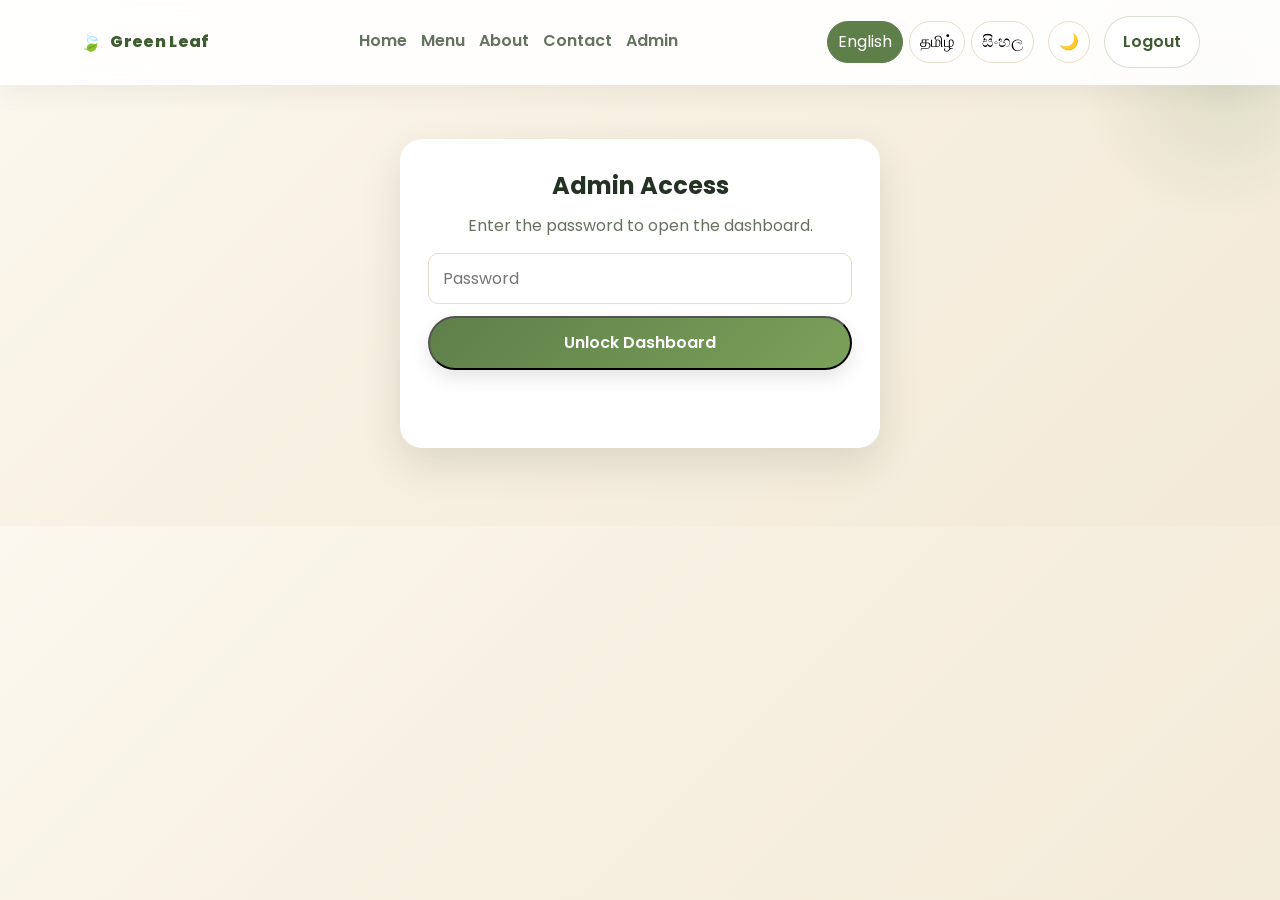
<file: admin.html>
<!DOCTYPE html>
<html lang="en">
<head>
  <meta charset="UTF-8" />
  <meta name="viewport" content="width=device-width, initial-scale=1.0" />
  <title>Admin Dashboard</title>
  <link rel="preconnect" href="https://fonts.googleapis.com">
  <link rel="preconnect" href="https://fonts.gstatic.com" crossorigin>
  <link href="https://fonts.googleapis.com/css2?family=Poppins:wght@400;500;600;700&display=swap" rel="stylesheet">
  <link rel="stylesheet" href="styles.css" />
</head>
<body>
  <header class="top-header">
    <div class="container nav-wrap">
      <a href="index.html" class="logo">
        <span class="logo-icon">🍃</span>
        <span>Green Leaf</span>
      </a>
      <nav class="nav-links">
        <a href="index.html" data-i18n="navHome">Home</a>
        <a href="menu.html" data-i18n="navMenu">Menu</a>
        <a href="about.html" data-i18n="navAbout">About</a>
        <a href="contact.html" data-i18n="navContact">Contact</a>
        <a href="admin.html" data-i18n="navAdmin">Admin</a>
      </nav>
      <div class="header-actions">
        <div class="lang-switcher">
          <button class="lang-btn active" data-lang="en">English</button>
          <button class="lang-btn" data-lang="ta">தமிழ்</button>
          <button class="lang-btn" data-lang="si">සිංහල</button>
        </div>
        <button class="theme-toggle" type="button" aria-label="Toggle dark mode">
          <span class="theme-toggle-icon">🌙</span>
        </button>
        <a href="index.html" class="btn btn-secondary" data-i18n="logoutButton">Logout</a>
        <button class="menu-toggle" aria-label="Toggle menu">☰</button>
      </div>
    </div>
  </header>

  <main>
    <section class="section admin-section">
      <div class="container">
        <div id="adminAccess" class="admin-access-card reveal">
          <h2>Admin Access</h2>
          <p>Enter the password to open the dashboard.</p>
          <form id="adminPasswordForm" class="admin-form">
            <input id="adminPasswordInput" type="password" placeholder="Password" required />
            <button type="submit" class="btn btn-primary">Unlock Dashboard</button>
            <p id="adminPasswordMessage" class="form-message"></p>
          </form>
        </div>

        <div id="adminDashboardContent" class="admin-protected" style="display:none;">
        <div class="admin-top reveal">
          <div>
            <p class="eyebrow" data-i18n="adminDashboardTag">Admin Dashboard</p>
            <h2 data-i18n="adminDashboardTitle">Restaurant Overview</h2>
          </div>
          <a href="contact.html" class="btn btn-primary" data-i18n="viewReservations">View Reservations</a>
        </div>
        <div class="admin-stats reveal">
          <div class="stat-card">
            <span data-i18n="todayBookings">Today’s Bookings</span>
            <strong>24</strong>
            <small>+8% from yesterday</small>
          </div>
          <div class="stat-card">
            <span data-i18n="pendingOrders">Pending Orders</span>
            <strong>12</strong>
            <small>5 need confirmation</small>
          </div>
          <div class="stat-card">
            <span data-i18n="customerRating">Customer Rating</span>
            <strong>4.9</strong>
            <small>Based on 128 reviews</small>
          </div>
          <div class="stat-card">
            <span data-i18n="revenue">Revenue</span>
            <strong>LKR 1,044,000</strong>
            <small>This week</small>
          </div>
        </div>
        <div class="admin-grid">
          <aside class="admin-sidebar reveal">
            <h3 data-i18n="adminPanelTitle">Admin Panel</h3>
            <a href="#" class="active" data-i18n="dashboardLink">Dashboard</a>
            <a href="#" data-i18n="menuEditorLink">Menu Editor</a>
            <a href="#" data-i18n="offersLink">Offers</a>
            <a href="#" data-i18n="customersLink">Customers</a>
            <a href="#" data-i18n="reportsLink">Reports</a>
          </aside>
          <div class="admin-content">
            <div class="admin-card reveal">
              <div class="card-head">
                <h3 data-i18n="updateMenuTitle">Update Menu</h3>
                <span data-i18n="lastSaved">Last saved 10 mins ago</span>
              </div>
              <form class="admin-form">
                <input type="text" data-i18n-placeholder="dishNamePlaceholder" placeholder="Dish Name" />
                <select>
                  <option data-i18n="categoryAppetizer">Appetizer</option>
                  <option data-i18n="categoryMainCourse">Main Course</option>
                  <option data-i18n="categoryDessert">Dessert</option>
                  <option data-i18n="categoryDrink">Drink</option>
                </select>
                <input type="number" data-i18n-placeholder="pricePlaceholder" placeholder="Price" />
                <button type="submit" class="btn btn-primary" data-i18n="saveItemButton">Save Item</button>
              </form>
            </div>
            <div class="admin-card reveal">
              <div class="card-head">
                <h3 data-i18n="specialOffersTitle">Special Offers</h3>
                <span data-i18n="activeOffers">3 active offers</span>
              </div>
              <form class="admin-form">
                <input type="text" data-i18n-placeholder="offerTitlePlaceholder" placeholder="Offer Title" />
                <input type="text" data-i18n-placeholder="discountPlaceholder" placeholder="Discount" />
                <button type="submit" class="btn btn-primary" data-i18n="publishOfferButton">Publish Offer</button>
              </form>
            </div>
            <div class="admin-card reveal">
              <div class="card-head">
                <h3 data-i18n="feedbackTitle">Customer Feedback</h3>
                <span data-i18n="topRated">Top rated today</span>
              </div>
              <div class="table-wrap">
                <table>
                  <tr><th data-i18n="tableName">Name</th><th data-i18n="tableFeedback">Feedback</th><th data-i18n="tableRating">Rating</th></tr>
                  <tr><td>Sarah</td><td>Great service</td><td>5/5</td></tr>
                  <tr><td>Daniel</td><td>Lovely atmosphere</td><td>4.8/5</td></tr>
                  <tr><td>Emily</td><td>Food was fresh and fast</td><td>4.9/5</td></tr>
                </table>
              </div>
            </div>
          </div>
        </div>
      </div>
        </div>
      </div>
    </section>
  </main>

  <script src="script.js"></script>
</body>
</html>
</file>
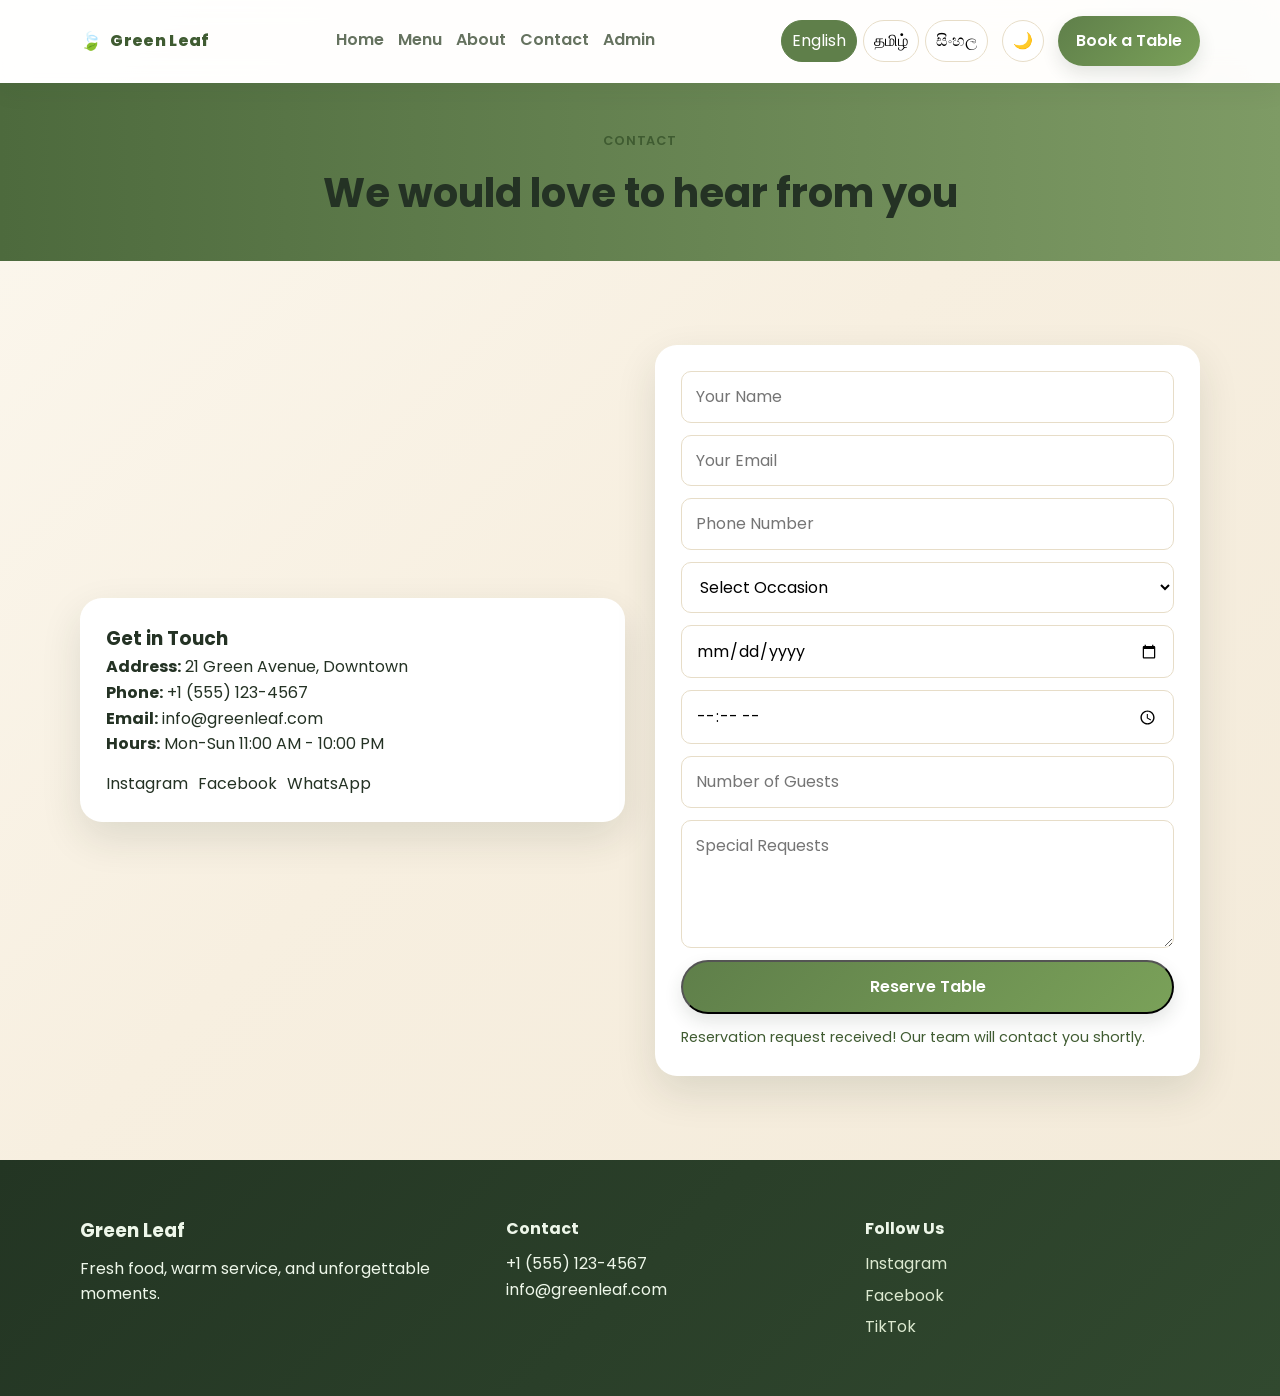
<file: contact.html>
<!DOCTYPE html>
<html lang="en">
<head>
  <meta charset="UTF-8" />
  <meta name="viewport" content="width=device-width, initial-scale=1.0" />
  <title>Contact Green Leaf</title>
  <link rel="preconnect" href="https://fonts.googleapis.com">
  <link rel="preconnect" href="https://fonts.gstatic.com" crossorigin>
  <link href="https://fonts.googleapis.com/css2?family=Poppins:wght@400;500;600;700&display=swap" rel="stylesheet">
  <link rel="stylesheet" href="styles.css" />
</head>
<body>
  <header class="top-header">
    <div class="container nav-wrap">
      <a href="index.html" class="logo">
        <span class="logo-icon">🍃</span>
        <span>Green Leaf</span>
      </a>
      <nav class="nav-links">
        <a href="index.html" data-i18n="navHome">Home</a>
        <a href="menu.html" data-i18n="navMenu">Menu</a>
        <a href="about.html" data-i18n="navAbout">About</a>
        <a href="contact.html" data-i18n="navContact">Contact</a>
        <a href="admin.html" data-i18n="navAdmin">Admin</a>
      </nav>
      <div class="header-actions">
        <div class="lang-switcher">
          <button class="lang-btn active" data-lang="en">English</button>
          <button class="lang-btn" data-lang="ta">தமிழ்</button>
          <button class="lang-btn" data-lang="si">සිංහල</button>
        </div>
        <button class="theme-toggle" type="button" aria-label="Toggle dark mode">
          <span class="theme-toggle-icon">🌙</span>
        </button>
        <a href="contact.html" class="btn btn-primary" data-i18n="bookTable">Book a Table</a>
        <button class="menu-toggle" aria-label="Toggle menu">☰</button>
      </div>
    </div>
  </header>

  <main>
    <section class="page-hero small-hero">
      <div class="container">
        <p class="eyebrow" data-i18n="contactPageTag">Contact</p>
        <h1 data-i18n="contactHeroTitle">We would love to hear from you</h1>
      </div>
    </section>

    <section class="section">
      <div class="container contact-grid">
        <div class="contact-details reveal">
          <h3 data-i18n="contactGetInTouch">Get in Touch</h3>
          <p><strong data-i18n="contactAddressLabel">Address:</strong> 21 Green Avenue, Downtown</p>
          <p><strong data-i18n="contactPhoneLabel">Phone:</strong> +1 (555) 123-4567</p>
          <p><strong data-i18n="contactEmailLabel">Email:</strong> info@greenleaf.com</p>
          <p><strong data-i18n="contactHoursLabel">Hours:</strong> Mon-Sun 11:00 AM - 10:00 PM</p>
          <div class="social-links">
            <a href="#" data-i18n="contactSocialInstagram">Instagram</a>
            <a href="#" data-i18n="contactSocialFacebook">Facebook</a>
            <a href="#" data-i18n="contactSocialWhatsApp">WhatsApp</a>
          </div>
        </div>
        <form class="contact-form reveal" id="reservationForm">
          <input type="text" data-i18n-placeholder="contactFormNamePlaceholder" placeholder="Your Name" required />
          <input type="email" data-i18n-placeholder="contactFormEmailPlaceholder" placeholder="Your Email" required />
          <input type="tel" data-i18n-placeholder="contactFormPhonePlaceholder" placeholder="Phone Number" required />
          <select required>
            <option value="" data-i18n="contactFormOccasionPlaceholder">Select Occasion</option>
            <option data-i18n="contactOccasionBirthday">Birthday</option>
            <option data-i18n="contactOccasionAnniversary">Anniversary</option>
            <option data-i18n="contactOccasionBusiness">Business Dinner</option>
            <option data-i18n="contactOccasionCasual">Casual Lunch</option>
          </select>
          <input type="date" required />
          <input type="time" required />
          <input type="number" min="1" max="10" data-i18n-placeholder="contactGuestsPlaceholder" placeholder="Number of Guests" required />
          <textarea rows="4" data-i18n-placeholder="contactRequestsPlaceholder" placeholder="Special Requests"></textarea>
          <button type="submit" class="btn btn-primary" data-i18n="reserveButton">Reserve Table</button>
          <p class="form-message" id="reservationMessage"></p>
        </form>
      </div>
    </section>
  </main>

  <footer class="footer">
    <div class="container footer-grid">
      <div>
        <h3>Green Leaf</h3>
        <p data-i18n="footerText">Fresh food, warm service, and unforgettable moments.</p>
      </div>
      <div>
        <h4 data-i18n="footerContact">Contact</h4>
        <p>+1 (555) 123-4567</p>
        <p>info@greenleaf.com</p>
      </div>
      <div>
        <h4 data-i18n="footerFollow">Follow Us</h4>
        <a href="#">Instagram</a>
        <a href="#">Facebook</a>
        <a href="#">TikTok</a>
      </div>
    </div>
  </footer>

  <script src="script.js"></script>
</body>
</html>
</file>
<file: styles.css>
:root {
  --bg: #f8f2e8;
  --surface: #fff8ec;
  --surface-2: #ffffff;
  --text: #243224;
  --muted: #65725f;
  --primary: #5f7f4a;
  --primary-dark: #3f5b31;
  --accent: #d88a2e;
  --accent-soft: #fff1dc;
  --border: #e7ddc8;
  --shadow: 0 16px 40px rgba(36, 50, 36, 0.12);
  --radius: 22px;
  --container: 1120px;
}

body.dark-mode {
  --bg: #121a15;
  --surface: #18231d;
  --surface-2: #1f2c24;
  --text: #f4efe9;
  --muted: #b9c4b5;
  --primary: #8cb36d;
  --primary-dark: #b6d79a;
  --accent: #ffb96b;
  --accent-soft: #2b2217;
  --border: #2f4032;
  --shadow: 0 18px 45px rgba(0, 0, 0, 0.3);
}

html {
  scroll-behavior: smooth;
}

* {
  box-sizing: border-box;
  margin: 0;
  padding: 0;
}

body {
  font-family: 'Poppins', sans-serif;
  color: var(--text);
  background: linear-gradient(135deg, #fcf8ef 0%, #f7efe0 45%, #f3ead9 100%);
  line-height: 1.6;
  overflow-x: hidden;
  transition: background 0.3s ease, color 0.3s ease;
}

body.dark-mode {
  background: linear-gradient(135deg, #0f1612 0%, #121d17 45%, #17241e 100%);
}

body::before {
  content: '';
  position: fixed;
  top: -60px;
  right: -80px;
  width: 280px;
  height: 280px;
  background: radial-gradient(circle, rgba(107, 143, 91, 0.16), transparent 70%);
  pointer-events: none;
  z-index: -1;
}

a {
  color: inherit;
  text-decoration: none;
}

img {
  max-width: 100%;
  display: block;
  transition: transform 0.35s ease, filter 0.35s ease;
}

button,
input,
textarea,
select {
  font: inherit;
}

@keyframes fadeUp {
  from {
    opacity: 0;
    transform: translateY(25px);
  }
  to {
    opacity: 1;
    transform: translateY(0);
  }
}

@keyframes floaty {
  0%, 100% {
    transform: translateY(0);
  }
  50% {
    transform: translateY(-6px);
  }
}

.reveal {
  opacity: 0;
  transform: translateY(25px);
  transition: opacity 0.7s ease, transform 0.7s ease;
}

.about-page .about-story-grid,
.about-page .values-grid {
  perspective: 1200px;
}

.about-page .depth-layer {
  transform-style: preserve-3d;
  transition: transform 0.35s ease;
}

.about-page .depth-layer img,
.about-page .about-story-grid h2,
.about-page .about-story-grid p,
.about-page .about-story-grid .value-card {
  transform: translateZ(0px);
}

.about-page .depth-layer.depth-active {
  transform: translateZ(10px) rotateX(0.5deg);
}

.about-page .depth-layer.depth-active:nth-of-type(2) {
  transform: translateZ(18px) rotateX(0.65deg);
}

.about-page .depth-layer.depth-active:nth-of-type(3) {
  transform: translateZ(26px) rotateX(0.8deg);
}

.about-page .section {
  position: relative;
}

.about-page .section::before {
  content: '';
  position: absolute;
  inset: 0;
  background: radial-gradient(circle at top center, rgba(255,255,255,0.18), transparent 38%);
  pointer-events: none;
  z-index: 0;
}

.about-page .about-story-grid > *,
.about-page .values-grid > * {
  position: relative;
  z-index: 1;
}

.reveal.visible {
  opacity: 1;
  transform: translateY(0);
}

.theme-toggle {
  border: 1px solid var(--border);
  background: #fff;
  border-radius: 999px;
  padding: 10px 13px;
  cursor: pointer;
  display: inline-flex;
  align-items: center;
  justify-content: center;
  color: var(--text);
}

.theme-toggle-icon {
  font-size: 1rem;
}

.nav-links.open {
  opacity: 0;
  animation: fadeInMenu 0.25s forwards ease;
}

@keyframes fadeInMenu {
  to {
    opacity: 1;
  }
}

.btn {
  display: inline-flex;
  align-items: center;
  justify-content: center;
  padding: 12px 18px;
  border-radius: 999px;
  font-weight: 600;
  transition: transform 0.2s ease, box-shadow 0.2s ease, background 0.2s ease;
  box-shadow: 0 8px 18px rgba(36, 50, 36, 0.12);
}

.btn:hover,
.theme-toggle:hover,
.lang-btn:hover {
  transform: translateY(-2px);
}

.container {
  width: min(1120px, 92%);
  margin: 0 auto;
}

.top-header {
  background: rgba(255, 255, 255, 0.9);
  backdrop-filter: blur(14px);
  position: sticky;
  top: 0;
  z-index: 100;
  border-bottom: 1px solid rgba(255, 255, 255, 0.65);
  box-shadow: 0 8px 24px rgba(36, 50, 36, 0.06);
}

body.dark-mode .top-header {
  background: rgba(18, 26, 21, 0.9);
  border-bottom-color: rgba(255, 255, 255, 0.08);
  box-shadow: 0 8px 24px rgba(0, 0, 0, 0.2);
}

.nav-wrap {
  display: flex;
  align-items: center;
  justify-content: space-between;
  gap: 18px;
  padding: 16px 0;
  transition: padding 0.25s ease, gap 0.25s ease, min-height 0.25s ease;
  will-change: padding, gap, min-height;
}

.top-header {
  transition: background 0.3s ease, border-color 0.3s ease, transform 0.3s ease, box-shadow 0.3s ease;
  will-change: transform, background, border-color, box-shadow;
  backface-visibility: hidden;
}

.top-header.shrink {
  backdrop-filter: blur(18px);
}

.logo,
.logo-icon,
.logo span,
.header-actions,
.lang-btn,
.theme-toggle,
.btn,
.menu-toggle,
.nav-links,
.nav-links a {
  transition: transform 0.25s ease, font-size 0.25s ease, padding 0.25s ease, gap 0.25s ease, opacity 0.25s ease;
}

.top-header.shrink .nav-wrap {
  padding: 2px 0 0;
  min-height: 42px;
}

.top-header.shrink .logo {
  transform: scale(0.78);
}

.top-header.shrink .logo-icon {
  font-size: 0.95rem;
}

.top-header.shrink .logo span {
  font-size: 0.82rem;
}

.top-header.shrink .header-actions {
  gap: 4px;
}

.top-header.shrink .lang-btn,
.top-header.shrink .theme-toggle,
.top-header.shrink .btn,
.top-header.shrink .menu-toggle {
  padding: 6px 8px;
  font-size: 0.88rem;
}

.top-header.shrink .menu-toggle {
  font-size: 1.1rem;
}

.top-header.shrink .nav-links {
  gap: 10px;
}

.top-header.shrink .nav-links a {
  font-size: 0.88rem;
}

@media (max-width: 768px) {
  .lang-switcher {
    transition: opacity 0.25s ease, transform 0.25s ease, visibility 0.25s ease;
  }

  .top-header.shrink .lang-switcher,
  .top-header.shrink .theme-toggle,
  .top-header.shrink .menu-toggle {
    display: none;
  }

  .top-header.shrink .header-actions {
    justify-content: flex-end;
    width: 100%;
  }
}

.logo {
  display: flex;
  align-items: center;
  gap: 8px;
  font-weight: 800;
  color: var(--primary-dark);
  letter-spacing: 0.02em;
}

.logo-icon {
  font-size: 1.1rem;
}

.nav-links,
.header-actions {
  display: flex;
  align-items: center;
  gap: 14px;
}

.nav-links a {
  color: var(--muted);
  font-weight: 600;
  position: relative;
  padding-bottom: 2px;
}

.nav-links a::after {
  content: '';
  position: absolute;
  left: 0;
  bottom: -4px;
  width: 0;
  height: 2px;
  border-radius: 999px;
  background: var(--primary);
  transition: width 0.25s ease;
}

.nav-links a:hover {
  color: var(--primary-dark);
}

.nav-links a:hover::after {
  width: 100%;
}

.lang-switcher {
  display: flex;
  gap: 6px;
}

.lang-btn,
.theme-toggle {
  border: 1px solid var(--border);
  background: #fff;
  border-radius: 999px;
  padding: 7px 10px;
  cursor: pointer;
  transition: all 0.25s ease;
}

body.dark-mode .lang-btn,
body.dark-mode .theme-toggle {
  background: var(--surface-2);
  color: var(--text);
}

body.dark-mode .hero {
  background: linear-gradient(120deg, rgba(18, 26, 21, 0.94), rgba(18, 26, 21, 0.78)), url('https://images.unsplash.com/photo-1559339352-11d035aa65de?auto=format&fit=crop&w=1400&q=80') center/cover;
}

body.dark-mode .hero-highlights div {
  background: rgba(31, 44, 36, 0.8);
  border-color: rgba(79, 112, 91, 0.5);
  box-shadow: 0 10px 22px rgba(0, 0, 0, 0.3);
}

body.dark-mode .hero-card {
  background: var(--surface);
  border-color: rgba(79, 112, 91, 0.4);
}

/* About page refinements */
.page-hero.small-hero {
  padding: 48px 0 36px;
}
.page-hero .eyebrow {
  color: var(--primary-dark);
  font-weight: 600;
  letter-spacing: 0.06em;
  margin-bottom: 8px;
}
.page-hero h1 {
  font-size: 1.9rem;
  margin-top: 6px;
  color: var(--text);
}

.lead {
  font-size: 1.06rem;
  color: var(--text);
  margin-bottom: 10px;
  font-weight: 500;
}
.muted {
  color: var(--muted);
  font-size: 0.95rem;
}

.about-story-grid {
  display: grid;
  grid-template-columns: 1fr 1fr;
  gap: 36px;
  align-items: center;
}
.about-story-grid .depth-layer img {
  border-radius: 16px;
  box-shadow: var(--shadow);
  height: 100%;
  object-fit: cover;
  max-height: 420px;
}
.about-story-grid .story-text h2 {
  font-size: 1.6rem;
  margin-bottom: 12px;
  color: var(--primary-dark);
}

.values-grid {
  display: grid;
  grid-template-columns: repeat(3, 1fr);
  gap: 20px;
}
.value-card {
  background: var(--surface-2);
  padding: 22px;
  border-radius: 12px;
  border: 1px solid var(--border);
  box-shadow: 0 8px 28px rgba(36,50,36,0.06);
}
.value-card h3 {
  margin-bottom: 8px;
  color: var(--primary-dark);
}

.team-section .section-title {
  margin-bottom: 18px;
  color: var(--primary-dark);
  font-size: 1.4rem;
}
.team-grid {
  display: grid;
  grid-template-columns: repeat(3, 1fr);
  gap: 18px;
  align-items: start;
}
.team-card {
  background: var(--surface);
  border-radius: 12px;
  padding: 20px;
  text-align: left;
  border: 1px solid var(--border);
}
.team-card h4 {
  margin-bottom: 6px;
  color: var(--text);
}
.team-card .muted {
  margin-bottom: 12px;
  color: var(--muted);
}
.team-qualifications {
  list-style: disc inside;
  margin: 0;
  padding-left: 18px;
  color: var(--text);
}
.team-qualifications li {
  margin-bottom: 8px;
}

.gallery-grid {
  display: grid;
  grid-template-columns: repeat(3, 1fr);
  gap: 14px;
}
.gallery-grid img {
  border-radius: 10px;
  box-shadow: 0 8px 18px rgba(36,50,36,0.06);
  transition: transform 0.35s ease, box-shadow 0.35s ease;
}
.gallery-grid img:hover {
  transform: translateY(-6px) scale(1.02);
  box-shadow: 0 18px 40px rgba(36,50,36,0.12);
}

@media (max-width: 900px) {
  .about-story-grid,
  .values-grid,
  .team-grid,
  .gallery-grid {
    grid-template-columns: 1fr;
  }
  .about-story-grid .depth-layer img {
    max-height: 260px;
  }
}

body.dark-mode .btn-secondary {
  background: var(--surface);
  border-color: rgba(140, 179, 109, 0.3);
  color: var(--text);
}

body.dark-mode .info-strip {
  background: var(--surface);
  border-color: rgba(79, 112, 91, 0.4);
}

body.dark-mode .section-alt {
  background: linear-gradient(145deg, #16221a 0%, #192613 100%);
}

body.dark-mode .review-item {
  background: var(--surface);
  border-color: rgba(79, 112, 91, 0.4);
}

body.dark-mode .contact-form input,
body.dark-mode .contact-form textarea,
body.dark-mode .contact-form select,
body.dark-mode .admin-form input,
body.dark-mode .admin-form select {
  background: var(--surface-2);
  border-color: rgba(79, 112, 91, 0.4);
  color: var(--text);
}

body.dark-mode .contact-form input::placeholder,
body.dark-mode .contact-form textarea::placeholder,
body.dark-mode .admin-form input::placeholder {
  color: var(--muted);
}

body.dark-mode .filter-btn {
  background: var(--surface);
  border: 1px solid rgba(79, 112, 91, 0.4);
  color: var(--text);
}

body.dark-mode .nav-links.open {
  background: var(--surface);
  box-shadow: 0 8px 24px rgba(0, 0, 0, 0.3);
}

body.dark-mode .hero-text {
  color: #d0d8cb;
}

body.dark-mode .eyebrow {
  color: #ffb96b;
}

.lang-btn:hover,
.lang-btn.active {
  background: var(--primary);
  color: #fff;
  border-color: var(--primary);
}

.btn {
  display: inline-block;
  padding: 12px 18px;
  border-radius: 999px;
  font-weight: 600;
  transition: transform 0.2s ease, box-shadow 0.2s ease, background 0.2s ease;
  box-shadow: 0 8px 18px rgba(36, 50, 36, 0.12);
}

.btn:hover {
  transform: translateY(-2px);
}

.theme-toggle:hover {
  transform: translateY(-2px);
}

.btn-primary {
  background: linear-gradient(135deg, var(--primary), #7aa159);
  color: #fff;
}

.btn-primary:hover {
  background: linear-gradient(135deg, var(--primary-dark), var(--primary));
}

.btn-secondary {
  background: rgba(255, 255, 255, 0.8);
  border: 1px solid rgba(95, 127, 74, 0.25);
  color: var(--primary-dark);
  box-shadow: none;
}

.menu-toggle {
  display: none;
  background: none;
  border: none;
  font-size: 1.5rem;
}

.hero {
  position: relative;
  background: linear-gradient(120deg, rgba(247, 242, 232, 0.94), rgba(247, 242, 232, 0.78)), url('https://images.unsplash.com/photo-1559339352-11d035aa65de?auto=format&fit=crop&w=1400&q=80') center/cover;
  padding: 100px 0 84px;
  overflow: hidden;
}

.hero::before,
.hero::after {
  content: '';
  position: absolute;
  border-radius: 50%;
  background: rgba(216, 138, 46, 0.16);
  filter: blur(6px);
  pointer-events: none;
}

.hero::before {
  width: 240px;
  height: 240px;
  top: -60px;
  left: -80px;
}

.hero::after {
  width: 180px;
  height: 180px;
  right: -40px;
  bottom: -40px;
}

.hero-grid,
.about-preview-grid,
.contact-grid,
.admin-grid,
.about-story-grid,
.brand-grid {
  display: grid;
  gap: 30px;
}

.hero-grid {
  grid-template-columns: 1.15fr 0.85fr;
  align-items: center;
}

.eyebrow {
  text-transform: uppercase;
  letter-spacing: 0.22em;
  color: var(--accent);
  font-size: 0.8rem;
  font-weight: 700;
}

.hero h1 {
  font-size: clamp(2.6rem, 4vw, 4rem);
  line-height: 1.06;
  margin: 10px 0 16px;
  letter-spacing: -0.02em;
}

.hero-text {
  color: var(--muted);
  max-width: 55ch;
  font-size: 1.02rem;
}

.hero-actions {
  display: flex;
  gap: 12px;
  margin: 24px 0;
}

.hero-highlights {
  display: flex;
  gap: 14px;
  flex-wrap: wrap;
  margin-top: 28px;
}

.hero-highlights div {
  display: flex;
  flex-direction: column;
  min-width: 130px;
  padding: 14px 16px;
  background: rgba(255, 255, 255, 0.74);
  backdrop-filter: blur(8px);
  border: 1px solid rgba(231, 221, 200, 0.8);
  border-radius: 16px;
  box-shadow: 0 10px 22px rgba(36, 50, 36, 0.08);
}

.hero-highlights strong {
  font-size: 1.25rem;
  color: var(--primary-dark);
}

.hero-card {
  position: relative;
  background: rgba(255, 255, 255, 0.95);
  border-radius: var(--radius);
  overflow: hidden;
  box-shadow: var(--shadow);
  border: 1px solid rgba(231, 221, 200, 0.9);
  animation: floaty 5s ease-in-out infinite;
}

.hero-card:hover,
.menu-card:hover,
.offer-card:hover,
.testimonial-card:hover,
.value-card:hover,
.admin-card:hover,
.contact-details:hover,
.contact-form:hover {
  transform: translateY(-6px);
}

.hero-card-info {
  padding: 18px;
}

.info-strip {
  background: rgba(255, 248, 236, 0.9);
  padding: 20px 0;
  border-top: 1px solid rgba(231, 221, 200, 0.9);
  border-bottom: 1px solid rgba(231, 221, 200, 0.9);
}

.info-grid {
  display: grid;
  grid-template-columns: repeat(3, 1fr);
  gap: 16px;
}

.info-grid div {
  display: flex;
  align-items: center;
  gap: 10px;
  color: var(--muted);
  background: var(--surface-2);
  border: 1px solid var(--border);
  border-radius: 16px;
  padding: 14px 16px;
  box-shadow: 0 10px 20px rgba(36, 50, 36, 0.05);
}

.section {
  padding: 84px 0;
}

.section-alt {
  background: linear-gradient(145deg, #f2ebda 0%, #efe4cc 100%);
}

.section-header {
  text-align: center;
  margin-bottom: 36px;
}

.section-header h2 {
  font-size: 2rem;
  color: var(--primary-dark);
}

.about-preview-grid,
.about-story-grid,
.contact-grid {
  grid-template-columns: 1fr 1fr;
  align-items: center;
}

.about-preview-grid img,
.about-story-grid img {
  border-radius: var(--radius);
  box-shadow: var(--shadow);
}

.feature-list {
  list-style: none;
  margin: 18px 0;
}

.feature-list li::before {
  content: '•';
  color: var(--accent);
  margin-right: 8px;
}

.offer-grid,
.testimonial-grid,
.values-grid,
.gallery-grid,
.menu-preview-grid,
.menu-items-grid {
  display: grid;
  gap: 24px;
}

.offer-grid,
.testimonial-grid,
.values-grid,
.menu-preview-grid {
  grid-template-columns: repeat(3, 1fr);
}

.offer-card,
.testimonial-card,
.value-card,
.admin-card,
.menu-card,
.menu-item-card {
  background: var(--surface-2);
  border-radius: var(--radius);
  box-shadow: var(--shadow);
  border: 1px solid rgba(231, 221, 200, 0.85);
  transition: transform 0.3s ease, box-shadow 0.3s ease;
}

.offer-card:hover,
.testimonial-card:hover,
.value-card:hover,
.admin-card:hover,
.menu-card:hover,
.menu-item-card:hover {
  box-shadow: 0 16px 35px rgba(31, 42, 31, 0.12);
}

.offer-card {
  padding: 30px 22px;
  text-align: center;
  position: relative;
  overflow: hidden;
}

.offer-card::before {
  content: '';
  position: absolute;
  inset: 0;
  background: linear-gradient(135deg, rgba(95, 127, 74, 0.07), transparent 60%);
  pointer-events: none;
}

.offer-card span {
  display: inline-block;
  margin-top: 12px;
  color: var(--accent);
  font-weight: 700;
}

.offer-card.accent {
  background: linear-gradient(135deg, var(--primary-dark), var(--primary));
  color: #fff;
}

.offer-card.accent span {
  color: #ffe1b5;
}

.menu-card,
.menu-item-card {
  overflow: hidden;
}

.menu-card div,
.menu-item-card div {
  padding: 18px;
}

.food-image {
  width: 100%;
  height: 220px;
  object-fit: cover;
  display: block;
  border-radius: 18px 18px 0 0;
}

.menu-card:hover .food-image,
.menu-item-card:hover .food-image {
  transform: scale(1.04);
}

.menu-card span,
.item-meta span {
  display: block;
  margin-top: 10px;
  font-weight: 700;
  color: var(--primary-dark);
}

.testimonial-card {
  padding: 24px;
}

.review-grid {
  display: grid;
  grid-template-columns: 1.05fr 0.95fr;
  gap: 24px;
  align-items: start;
}

.review-form-card,
.review-list-card {
  background: var(--surface-2);
  border-radius: var(--radius);
  box-shadow: var(--shadow);
  padding: 28px;
}

.review-list {
  display: grid;
  gap: 14px;
  margin-top: 16px;
}

.review-item {
  border: 1px solid var(--border);
  border-radius: 14px;
  padding: 14px;
  background: #fcfaf5;
}

.review-item strong {
  display: block;
  margin-bottom: 4px;
}

.review-stars {
  color: var(--accent);
  font-size: 0.95rem;
  margin-bottom: 6px;
}

.footer {
  background: linear-gradient(135deg, #233523 0%, #31492f 100%);
  color: #eef7ea;
  padding: 56px 0;
}

.footer-grid {
  display: grid;
  grid-template-columns: 1.2fr 1fr 1fr;
  gap: 24px;
}

.footer h3,
.footer h4 {
  margin-bottom: 10px;
}

.footer a {
  display: block;
  color: #dce9d0;
  margin-top: 6px;
}

.page-hero {
  background: linear-gradient(to right, #4d6a3d, #7e9b65);
  color: #fff;
  padding: 90px 0;
  text-align: center;
}

.small-hero h1 {
  font-size: 2.5rem;
  margin-top: 10px;
}

.menu-filter {
  display: flex;
  gap: 10px;
  justify-content: center;
  margin-bottom: 24px;
  flex-wrap: wrap;
}

.filter-btn {
  border: none;
  background: #eef4e5;
  padding: 10px 16px;
  border-radius: 999px;
  cursor: pointer;
}

.filter-btn.active {
  background: var(--primary);
  color: #fff;
}

.menu-items-grid {
  grid-template-columns: repeat(3, 1fr);
}

.item-meta {
  display: flex;
  justify-content: space-between;
  align-items: center;
}

.item-meta button {
  border: none;
  background: var(--primary);
  color: #fff;
  padding: 8px 12px;
  border-radius: 999px;
  cursor: pointer;
}

.values-grid {
  grid-template-columns: repeat(3, 1fr);
}

.gallery-grid {
  grid-template-columns: repeat(3, 1fr);
}

.contact-details,
.contact-form,
.admin-sidebar,
.admin-content {
  background: var(--surface-2);
  border-radius: var(--radius);
  padding: 26px;
  box-shadow: var(--shadow);
}

.contact-form,
.admin-form {
  display: flex;
  flex-direction: column;
  gap: 12px;
}

.contact-form input,
.contact-form textarea,
.contact-form select,
.admin-form input,
.admin-form select {
  width: 100%;
  padding: 12px 14px;
  border: 1px solid var(--border);
  border-radius: 10px;
  background: #fff;
}

.contact-form input:focus,
.contact-form textarea:focus,
.contact-form select:focus,
.admin-form input:focus,
.admin-form select:focus {
  outline: none;
  border-color: var(--primary);
  box-shadow: 0 0 0 3px rgba(107, 143, 91, 0.12);
}

.social-links {
  display: flex;
  gap: 10px;
  flex-wrap: wrap;
  margin-top: 14px;
}

.admin-section {
  padding: 54px 0;
}

.admin-access-card {
  max-width: 480px;
  margin: 0 auto 24px;
  background: var(--surface-2);
  border-radius: var(--radius);
  box-shadow: var(--shadow);
  padding: 28px;
  text-align: center;
}

.admin-access-card h2 {
  margin-bottom: 8px;
}

.admin-access-card p {
  color: var(--muted);
  margin-bottom: 14px;
}

.admin-protected {
  display: block;
}

.admin-top {
  display: flex;
  justify-content: space-between;
  align-items: center;
  margin-bottom: 18px;
}

.admin-stats {
  display: grid;
  grid-template-columns: repeat(4, 1fr);
  gap: 18px;
  margin-bottom: 18px;
}

.stat-card {
  background: var(--surface-2);
  box-shadow: var(--shadow);
  border-radius: var(--radius);
  padding: 18px;
}

.stat-card span {
  color: var(--muted);
  font-size: 0.9rem;
}

.stat-card strong {
  display: block;
  font-size: 2rem;
  margin: 6px 0;
}

.admin-grid {
  grid-template-columns: 240px 1fr;
}

.admin-sidebar {
  display: flex;
  flex-direction: column;
  gap: 12px;
  align-self: start;
}

.admin-sidebar a {
  color: var(--muted);
}

.admin-sidebar a.active {
  color: var(--primary-dark);
  font-weight: 700;
}

.admin-content {
  display: grid;
  gap: 18px;
}

.card-head {
  display: flex;
  justify-content: space-between;
  align-items: center;
  gap: 12px;
  margin-bottom: 10px;
}

.table-wrap {
  overflow-x: auto;
}

table {
  width: 100%;
  border-collapse: collapse;
}

th,
td {
  padding: 12px;
  border-bottom: 1px solid var(--border);
  text-align: left;
}

.form-message {
  min-height: 24px;
  color: var(--primary-dark);
  font-size: 0.9rem;
}

.slider-shell {
  background: linear-gradient(135deg, rgba(255, 255, 255, 0.96), rgba(248, 239, 220, 0.96));
  border: 1px solid rgba(231, 221, 200, 0.9);
  border-radius: 28px;
  padding: 24px;
  box-shadow: var(--shadow);
}

body.dark-mode .slider-shell {
  background: linear-gradient(135deg, rgba(24, 35, 29, 0.96), rgba(33, 45, 37, 0.96));
  border-color: rgba(255, 255, 255, 0.12);
  box-shadow: 0 16px 36px rgba(0, 0, 0, 0.24);
}

.slider-header {
  display: flex;
  justify-content: space-between;
  align-items: center;
  gap: 12px;
  margin-bottom: 18px;
  color: var(--muted);
}

.slider-controls {
  display: flex;
  gap: 8px;
}

.slider-btn {
  border: none;
  width: 42px;
  height: 42px;
  border-radius: 50%;
  background: var(--surface-2);
  color: var(--primary-dark);
  box-shadow: 0 10px 20px rgba(36, 50, 36, 0.08);
  cursor: pointer;
  transition: transform 0.2s ease, box-shadow 0.2s ease;
}

body.dark-mode .slider-btn {
  background: rgba(31, 44, 36, 0.96);
  color: var(--text);
  box-shadow: 0 10px 20px rgba(0, 0, 0, 0.24);
}

.slider-btn:hover {
  transform: translateY(-2px);
  box-shadow: 0 12px 24px rgba(36, 50, 36, 0.12);
}

.dish-slider {
  position: relative;
}

.dish-slide {
  display: none;
  overflow: hidden;
  border-radius: 24px;
  background: var(--surface-2);
  border: 1px solid rgba(231, 221, 200, 0.9);
  box-shadow: 0 16px 36px rgba(36, 50, 36, 0.08);
}

body.dark-mode .dish-slide {
  background: var(--surface);
  border-color: rgba(255, 255, 255, 0.12);
  box-shadow: 0 16px 36px rgba(0, 0, 0, 0.2);
}

.dish-slide.active {
  display: grid;
  grid-template-columns: 1.05fr 0.95fr;
}

.dish-slide img {
  width: 100%;
  height: 320px;
  object-fit: cover;
  object-position: center;
  border-radius: 24px 0 0 24px;
  box-shadow: inset 0 0 0 1px rgba(255, 255, 255, 0.18);
  filter: saturate(1.04) contrast(1.02);
}

.dish-slide:hover img {
  transform: scale(1.04);
}

.dish-slide-content {
  display: flex;
  flex-direction: column;
  justify-content: center;
  gap: 10px;
  padding: 28px;
  background: linear-gradient(145deg, #fffdf8 0%, #f8efdf 100%);
}

body.dark-mode .dish-slide-content {
  background: linear-gradient(145deg, rgba(31, 44, 36, 0.98), rgba(39, 53, 42, 0.98));
  color: var(--text);
}

.dish-slide-content h3 {
  color: var(--primary-dark);
  font-size: 1.35rem;
}

.dish-slide-content p {
  color: var(--muted);
}

.dish-slide-content span {
  display: inline-block;
  width: fit-content;
  margin-top: 6px;
  padding: 8px 12px;
  border-radius: 999px;
  background: rgba(107, 143, 91, 0.12);
  color: var(--primary-dark);
  font-weight: 700;
}

.slider-dots {
  display: flex;
  justify-content: center;
  gap: 8px;
  margin-top: 16px;
}

.slider-dot {
  width: 10px;
  height: 10px;
  border: none;
  border-radius: 50%;
  background: rgba(95, 127, 74, 0.3);
  cursor: pointer;
  transition: transform 0.2s ease, background 0.2s ease;
}

body.dark-mode .slider-dot {
  background: rgba(255, 255, 255, 0.24);
}

.slider-dot.active {
  background: var(--primary);
  transform: scale(1.15);
}

@media (max-width: 1024px) {
  .hero-grid,
  .about-preview-grid,
  .about-story-grid,
  .contact-grid,
  .admin-grid,
  .footer-grid,
  .offer-grid,
  .testimonial-grid,
  .values-grid,
  .menu-items-grid,
  .menu-preview-grid,
  .gallery-grid,
  .review-grid,
  .brand-grid,
  .dish-slide {
    grid-template-columns: 1fr;
  }

  .info-grid {
    grid-template-columns: 1fr;
  }

  .hero {
    padding: 70px 0;
  }

  .section {
    padding: 64px 0;
  }
}

@media (max-width: 900px) {
  .admin-stats {
    grid-template-columns: repeat(2, 1fr);
  }
}

@media (max-width: 768px) {
  .nav-wrap {
    flex-wrap: wrap;
    position: relative;
  }

  .nav-links {
    display: none;
  }

  .menu-toggle {
    display: block;
    margin-left: auto;
  }

  .nav-links.open {
    display: flex;
    position: absolute;
    top: calc(100% + 10px);
    left: 0;
    right: 0;
    background: #fff;
    padding: 14px;
    flex-direction: column;
    width: 100%;
    box-shadow: var(--shadow);
    border-radius: 16px;
  }

  .header-actions {
    gap: 8px;
    flex-wrap: wrap;
    justify-content: flex-end;
    width: 100%;
  }

  .lang-switcher {
    width: 100%;
    justify-content: flex-end;
  }

  .hero {
    padding: 56px 0;
  }

  .hero-actions,
  .hero-highlights,
  .menu-filter,
  .item-meta,
  .admin-top,
  .brand-badges {
    flex-direction: column;
    align-items: flex-start;
  }

  .hero-highlights div {
    width: 100%;
  }

  .section-header h2 {
    font-size: 1.6rem;
  }

  .slider-shell {
    padding: 18px;
  }

  .dish-slide img {
    height: 240px;
  }

  .review-form-card,
  .review-list-card,
  .contact-details,
  .contact-form,
  .admin-sidebar,
  .admin-content,
  .admin-access-card {
    padding: 20px;
  }
}

@media (max-width: 600px) {
  .container {
    width: min(100%, 92%);
  }

  .logo {
    font-size: 0.95rem;
  }

  .lang-switcher {
    justify-content: flex-start;
  }

  .lang-btn {
    flex: 1 1 calc(50% - 6px);
    text-align: center;
  }

  .btn {
    width: 100%;
    text-align: center;
  }

  .hero-actions .btn,
  .hero-actions a {
    width: 100%;
  }

  .hero h1 {
    font-size: clamp(2rem, 8vw, 2.7rem);
  }

  .hero-text,
  .section-header p,
  .review-form-card p,
  .contact-details p {
    font-size: 0.95rem;
  }

  .menu-filter {
    justify-content: flex-start;
  }

  .filter-btn {
    width: calc(50% - 6px);
  }

  .food-image {
    height: 190px;
  }

  .admin-stats {
    grid-template-columns: 1fr;
  }
}

@media (max-width: 480px) {
  body {
    font-size: 15px;
  }

  .nav-wrap {
    padding: 12px 0;
  }

  .page-hero {
    padding: 72px 0;
  }

  .small-hero h1 {
    font-size: 2rem;
  }

  .review-form-card,
  .review-list-card,
  .contact-details,
  .contact-form,
  .admin-sidebar,
  .admin-content,
  .admin-access-card {
    padding: 18px;
  }
}
</file>
